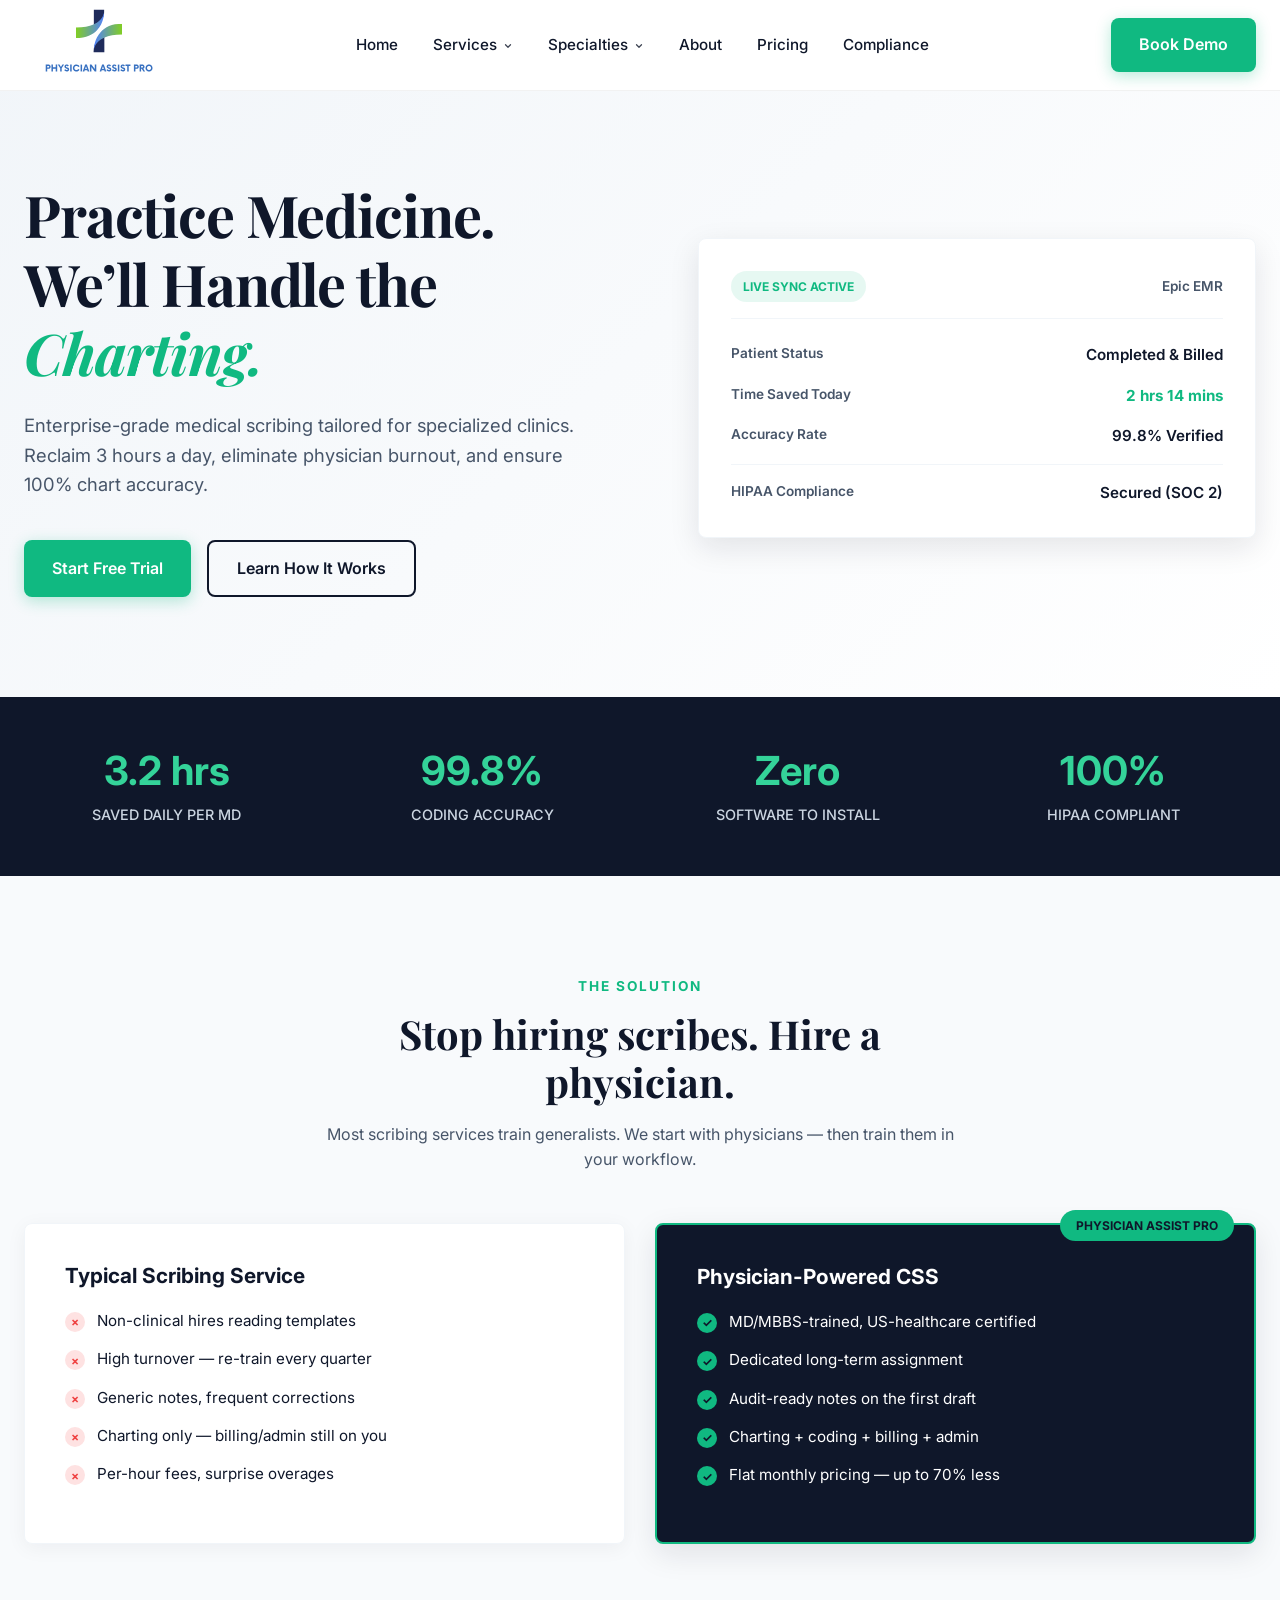
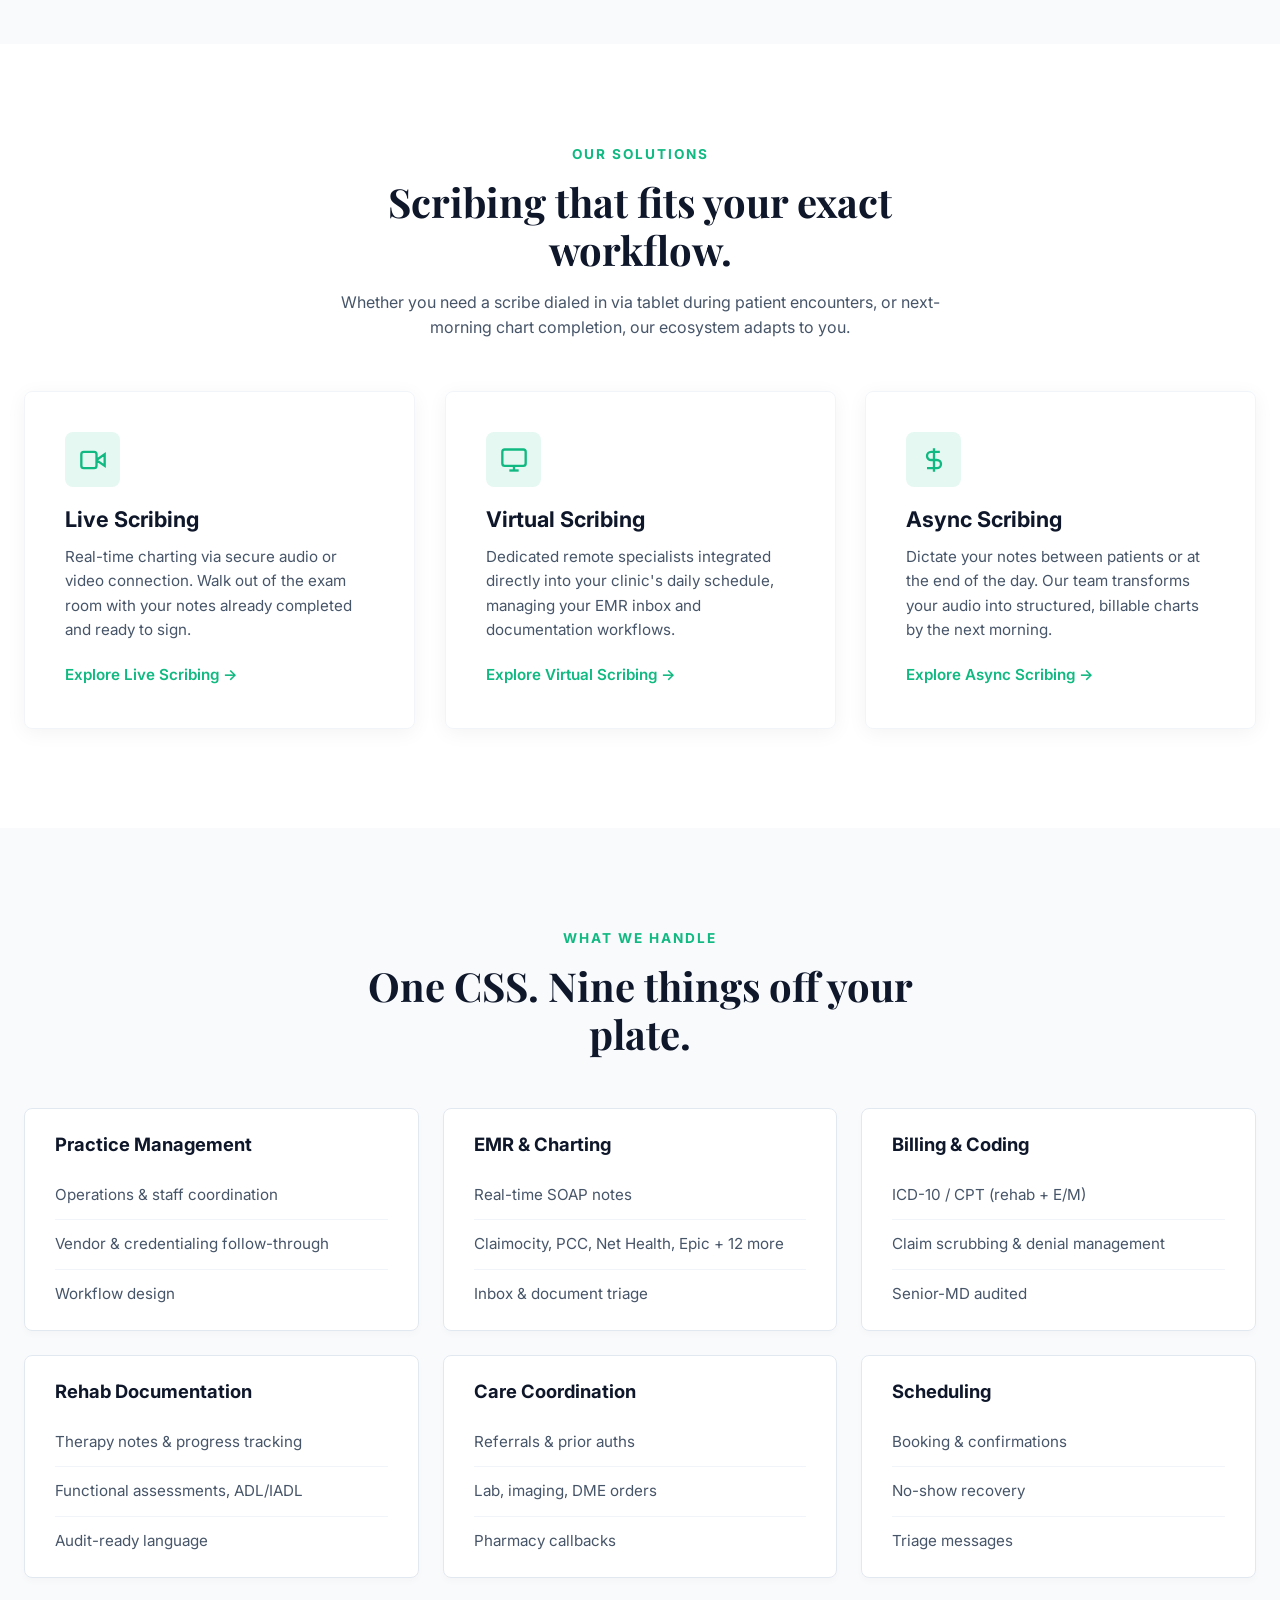
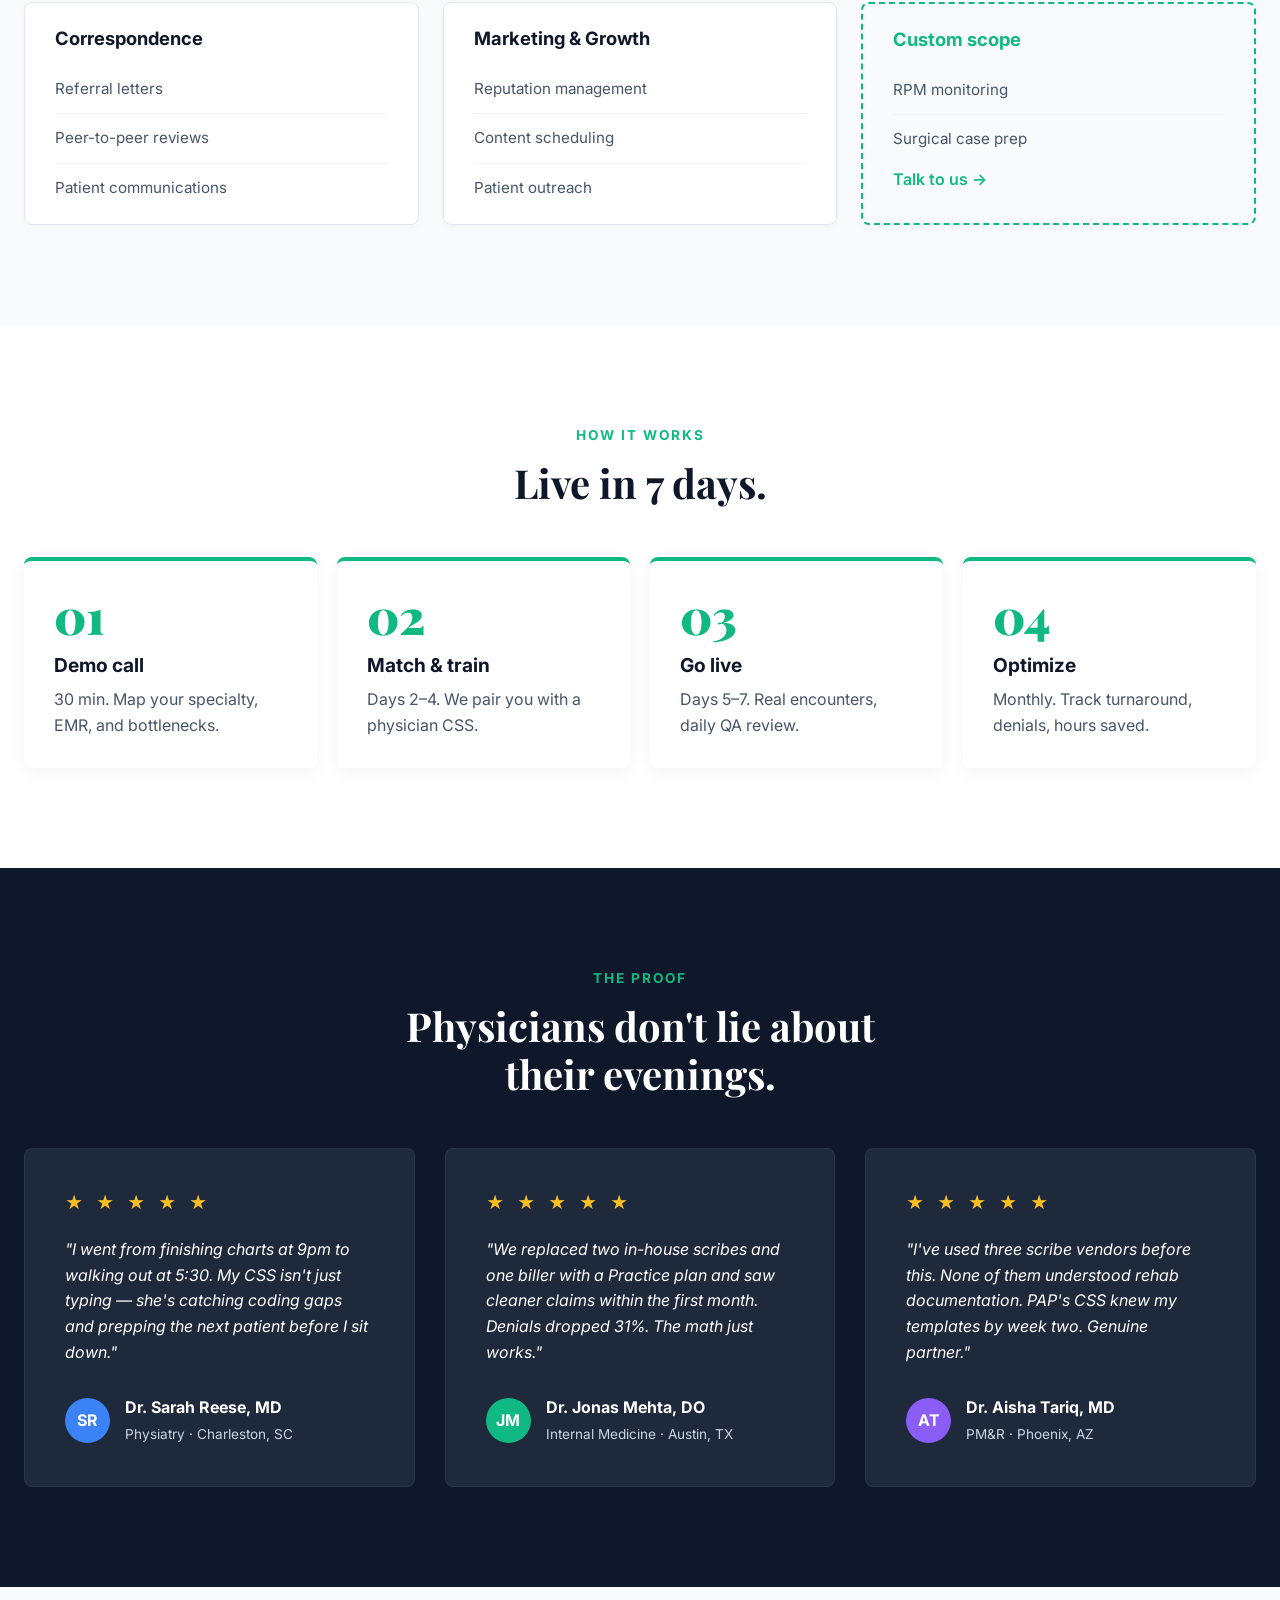
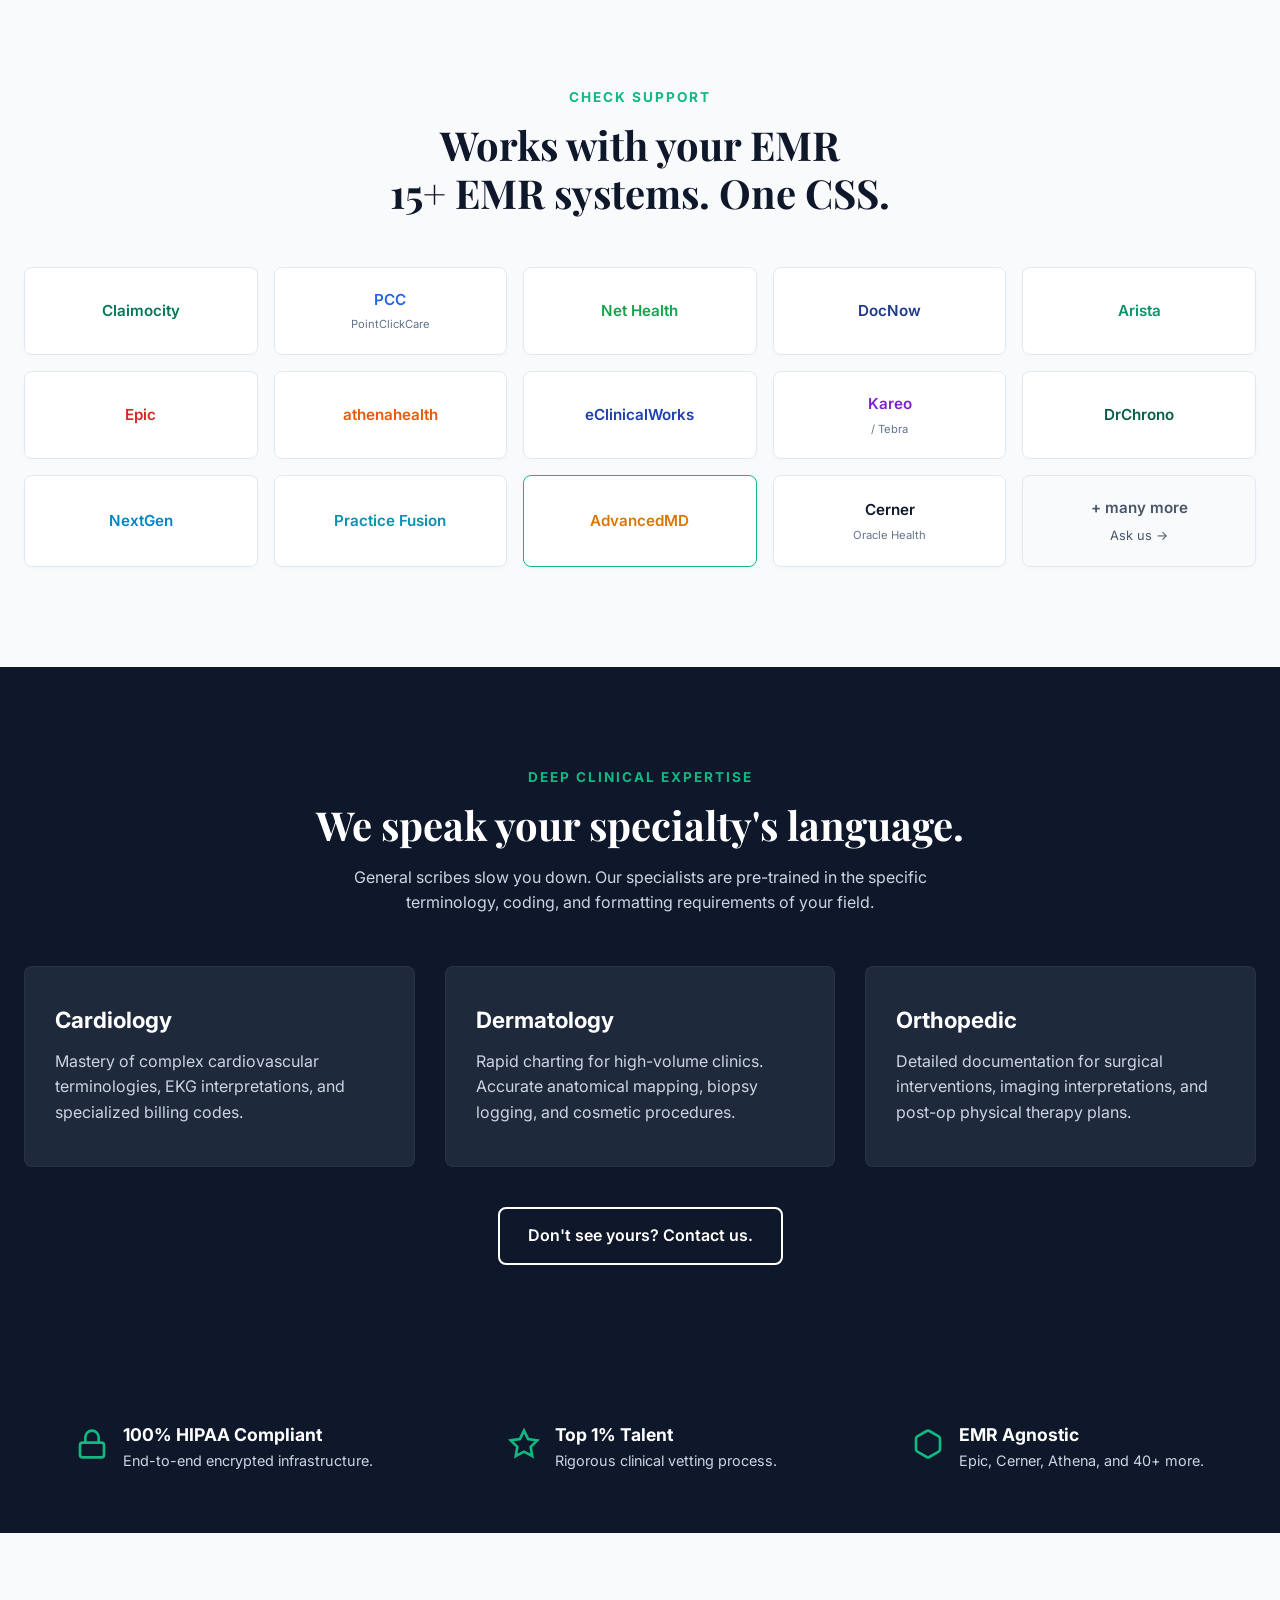
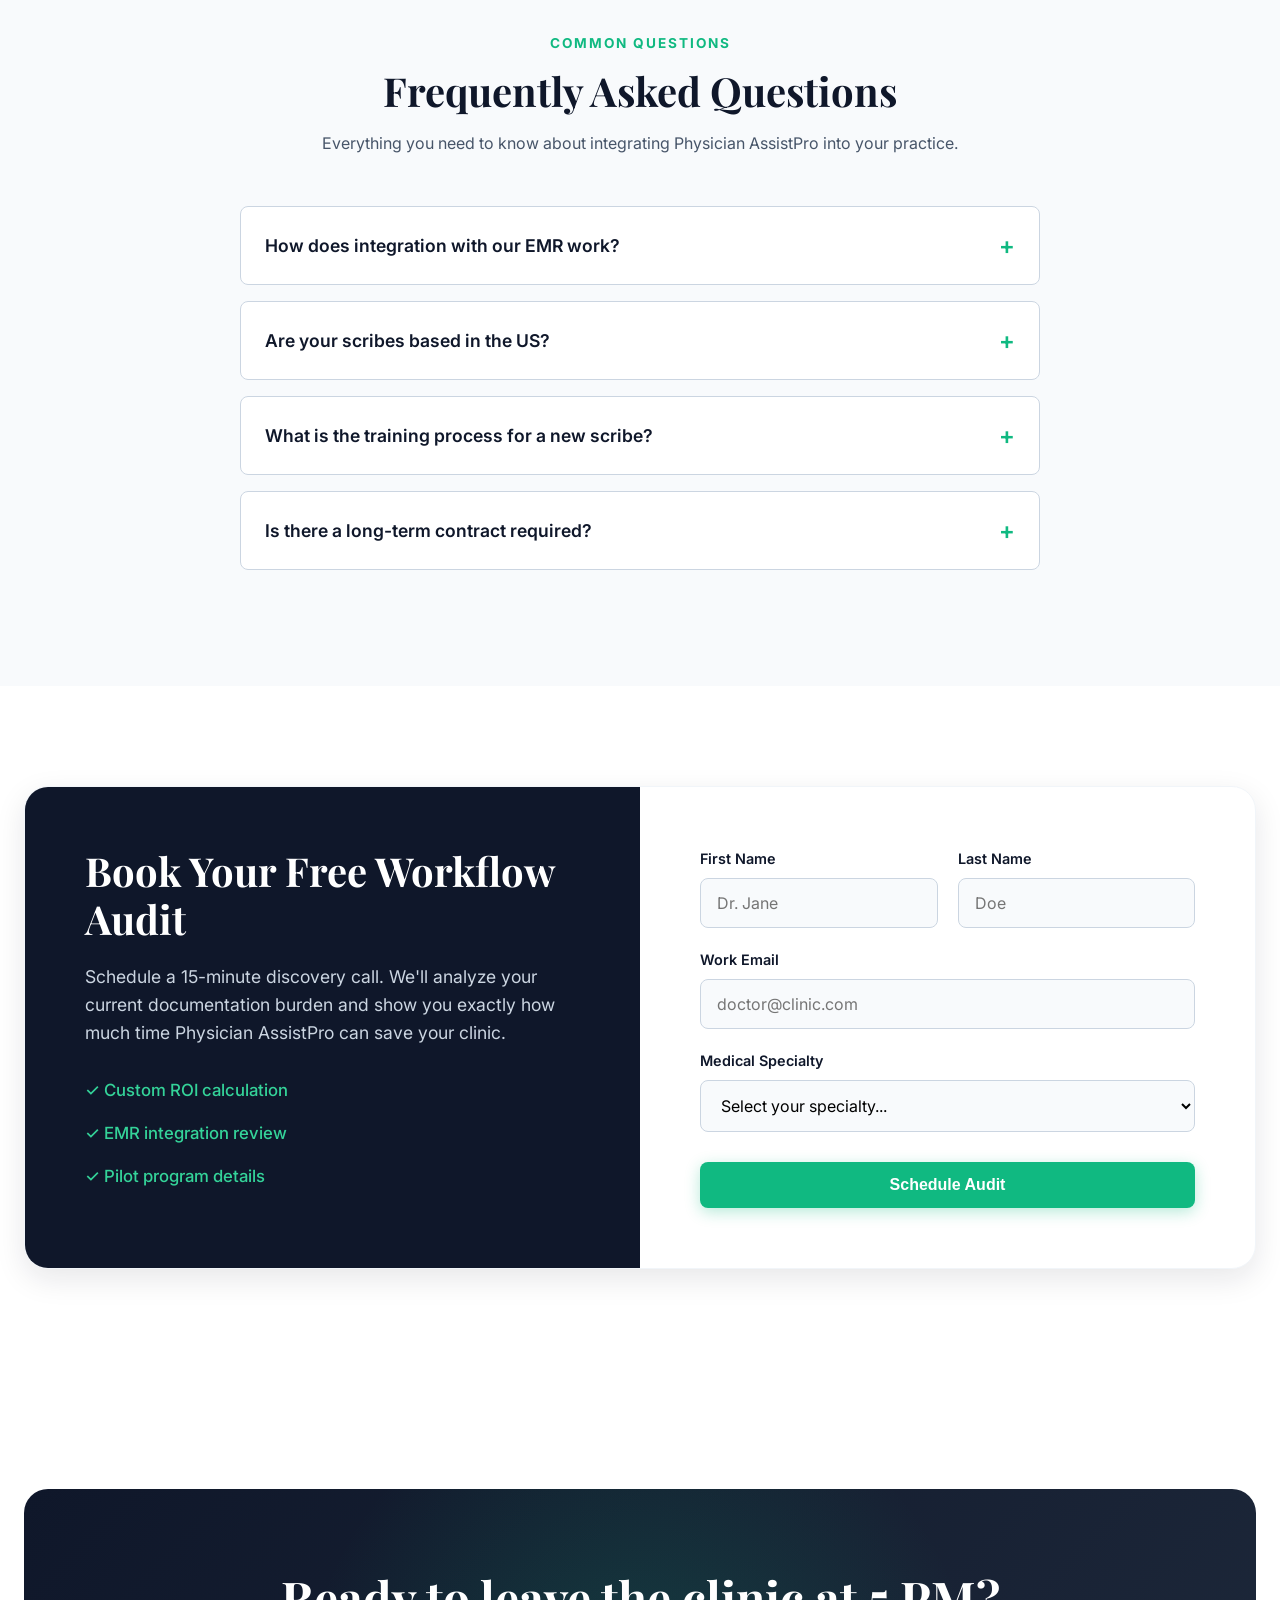
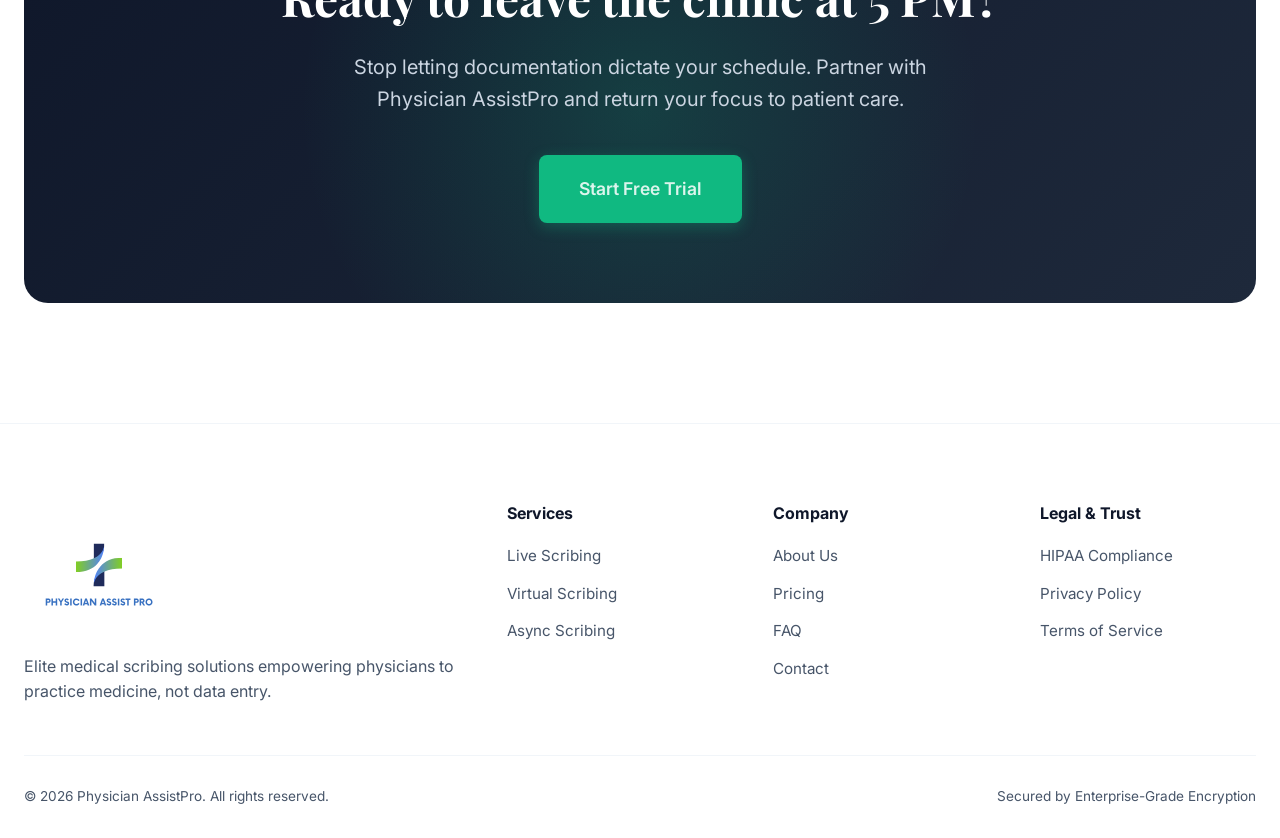
<file: index.html>
<!doctype html>
<html lang="en">
  <head>
    <meta charset="UTF-8" />
    <meta name="viewport" content="width=device-width, initial-scale=1.0" />
    <title>Physician AssistPro | Elite Medical Scribing Solutions</title>

    <link rel="preconnect" href="https://fonts.googleapis.com" />
    <link rel="preconnect" href="https://fonts.gstatic.com" crossorigin />
    <link
      href="https://fonts.googleapis.com/css2?family=Inter:wght@300;400;500;600;700&family=Playfair+Display:ital,wght@0,600;0,700;1,600&display=swap"
      rel="stylesheet"
    />

    <link rel="stylesheet" href="styles.css" />
  </head>
  <body>
    <!-- Main Navbar (Strictly Preserved Links) -->
    <nav class="navbar" id="navbar">
      <div class="container nav-container">
        <a href="index.html" class="brand">
          <img
            src="logo.svg"
            alt="Physician AssistPro Logo"
            class="nav-logo"
          />
        </a>

        <ul class="nav-links">
          <li class="nav-item"><a href="index.html">Home</a></li>

          <li class="nav-item">
            <a href="#services"
              >Services
              <svg
                class="chevron"
                width="10"
                height="10"
                viewBox="0 0 24 24"
                fill="none"
                stroke="currentColor"
                stroke-width="3"
                stroke-linecap="round"
                stroke-linejoin="round"
              >
                <path d="M6 9l6 6 6-6" />
              </svg>
            </a>
            <div class="dropdown">
              <a href="live.html">Live Scribing</a>
              <a href="virtual.html">Virtual Scribing</a>
              <a href="async.html">Async Scribing</a>
            </div>
          </li>

          <li class="nav-item">
            <a href="#specialties"
              >Specialties
              <svg
                class="chevron"
                width="10"
                height="10"
                viewBox="0 0 24 24"
                fill="none"
                stroke="currentColor"
                stroke-width="3"
                stroke-linecap="round"
                stroke-linejoin="round"
              >
                <path d="M6 9l6 6 6-6" />
              </svg>
            </a>
            <div class="dropdown">
              <a href="cardiology.html">Cardiology</a>
              <a href="dermatology.html">Dermatology</a>
              <a href="orthopedic.html">Orthopedic</a>
            </div>
          </li>

          <li class="nav-item"><a href="about.html">About</a></li>
          <li class="nav-item"><a href="pricing.html">Pricing</a></li>
          <li class="nav-item"><a href="compliance.html">Compliance</a></li>
        </ul>

        <div class="nav-actions">
          <a href="#booking" class="btn btn-primary">Book Demo</a>
        </div>
      </div>
    </nav>

    <!-- Hero Section -->
    <section class="hero">
      <div class="container hero-grid">
        <div class="hero-content reveal">
          <h1>
            Practice Medicine.<br />We’ll Handle the <span>Charting.</span>
          </h1>
          <p>
            Enterprise-grade medical scribing tailored for specialized clinics.
            Reclaim 3 hours a day, eliminate physician burnout, and ensure 100%
            chart accuracy.
          </p>
          <div class="hero-buttons">
            <a href="#booking" class="btn btn-primary">Start Free Trial</a>
            <a href="#services" class="btn btn-outline">Learn How It Works</a>
          </div>
        </div>

        <div class="hero-visual reveal delay-1">
          <div class="ui-card">
            <div class="ui-header">
              <div class="ui-status">Live Sync Active</div>
              <div
                style="
                  color: var(--slate-600);
                  font-size: 0.85rem;
                  font-weight: 600;
                "
              >
                Epic EMR
              </div>
            </div>
            <div class="ui-row">
              <span class="ui-label">Patient Status</span>
              <span class="ui-value">Completed & Billed</span>
            </div>
            <div class="ui-row">
              <span class="ui-label">Time Saved Today</span>
              <span
                class="ui-value"
                style="color: var(--emerald-500); font-weight: 700"
                >2 hrs 14 mins</span
              >
            </div>
            <div class="ui-row">
              <span class="ui-label">Accuracy Rate</span>
              <span class="ui-value">99.8% Verified</span>
            </div>
            <div
              class="ui-row"
              style="
                margin-bottom: 0;
                padding-top: 16px;
                border-top: 1px solid var(--slate-100);
              "
            >
              <span class="ui-label">HIPAA Compliance</span>
              <span class="ui-value">Secured (SOC 2)</span>
            </div>
          </div>
        </div>
      </div>
    </section>

    <!-- Metrics -->
    <div class="metrics">
      <div class="container metrics-grid reveal">
        <div class="metric-item">
          <h3>3.2 hrs</h3>
          <p>Saved Daily per MD</p>
        </div>
        <div class="metric-item">
          <h3>99.8%</h3>
          <p>Coding Accuracy</p>
        </div>
        <div class="metric-item">
          <h3>Zero</h3>
          <p>Software to Install</p>
        </div>
        <div class="metric-item">
          <h3>100%</h3>
          <p>HIPAA Compliant</p>
        </div>
      </div>
    </div>

    <!-- NEW: The Solution -->
    <section id="solution" class="section-padding bg-slate">
      <div class="container">
        <div class="section-header text-center reveal">
          <span class="tagline">The Solution</span>
          <h2>Stop hiring scribes. Hire a physician.</h2>
          <p>
            Most scribing services train generalists. We start with physicians —
            then train them in your workflow.
          </p>
        </div>

        <div class="comparison-grid reveal">
          <div class="comp-card">
            <h3>Typical Scribing Service</h3>
            <ul class="comp-list">
              <li>
                <span class="icon-x">×</span> Non-clinical hires reading
                templates
              </li>
              <li>
                <span class="icon-x">×</span> High turnover — re-train every
                quarter
              </li>
              <li>
                <span class="icon-x">×</span> Generic notes, frequent
                corrections
              </li>
              <li>
                <span class="icon-x">×</span> Charting only — billing/admin
                still on you
              </li>
              <li>
                <span class="icon-x">×</span> Per-hour fees, surprise overages
              </li>
            </ul>
          </div>
          <div class="comp-card pro">
            <div class="badge">Physician Assist Pro</div>
            <h3>Physician-Powered CSS</h3>
            <ul class="comp-list">
              <li>
                <span class="icon-check">✓</span> MD/MBBS-trained, US-healthcare
                certified
              </li>
              <li>
                <span class="icon-check">✓</span> Dedicated long-term assignment
              </li>
              <li>
                <span class="icon-check">✓</span> Audit-ready notes on the first
                draft
              </li>
              <li>
                <span class="icon-check">✓</span> Charting + coding + billing +
                admin
              </li>
              <li>
                <span class="icon-check">✓</span> Flat monthly pricing — up to
                70% less
              </li>
            </ul>
          </div>
        </div>
      </div>
    </section>

    <!-- Services -->
    <section id="services" class="section-padding">
      <div class="container">
        <div class="section-header text-center reveal">
          <span class="tagline">Our Solutions</span>
          <h2>Scribing that fits your exact workflow.</h2>
          <p>
            Whether you need a scribe dialed in via tablet during patient
            encounters, or next-morning chart completion, our ecosystem adapts
            to you.
          </p>
        </div>

        <div class="services-grid">
          <div class="service-card reveal">
            <div class="icon-box">
              <svg
                width="28"
                height="28"
                viewBox="0 0 24 24"
                fill="none"
                stroke="currentColor"
                stroke-width="2"
              >
                <path
                  d="M15.6 11.6L22 7v10l-6.4-4.5v-1zM4 5h9a2 2 0 0 1 2 2v10a2 2 0 0 1-2 2H4a2 2 0 0 1-2-2V7c0-1.1.9-2 2-2z"
                />
              </svg>
            </div>
            <h3>Live Scribing</h3>
            <p>
              Real-time charting via secure audio or video connection. Walk out
              of the exam room with your notes already completed and ready to
              sign.
            </p>
            <a href="services/live.html" class="learn-more"
              >Explore Live Scribing →</a
            >
          </div>

          <div class="service-card reveal delay-1">
            <div class="icon-box">
              <svg
                width="28"
                height="28"
                viewBox="0 0 24 24"
                fill="none"
                stroke="currentColor"
                stroke-width="2"
              >
                <rect x="2" y="3" width="20" height="14" rx="2" ry="2" />
                <line x1="8" y1="21" x2="16" y2="21" />
                <line x1="12" y1="17" x2="12" y2="21" />
              </svg>
            </div>
            <h3>Virtual Scribing</h3>
            <p>
              Dedicated remote specialists integrated directly into your
              clinic's daily schedule, managing your EMR inbox and documentation
              workflows.
            </p>
            <a href="services/virtual.html" class="learn-more"
              >Explore Virtual Scribing →</a
            >
          </div>

          <div class="service-card reveal delay-2">
            <div class="icon-box">
              <svg
                width="28"
                height="28"
                viewBox="0 0 24 24"
                fill="none"
                stroke="currentColor"
                stroke-width="2"
              >
                <path
                  d="M12 2v20M17 5H9.5a3.5 3.5 0 0 0 0 7h5a3.5 3.5 0 0 1 0 7H6"
                />
              </svg>
            </div>
            <h3>Async Scribing</h3>
            <p>
              Dictate your notes between patients or at the end of the day. Our
              team transforms your audio into structured, billable charts by the
              next morning.
            </p>
            <a href="services/async.html" class="learn-more"
              >Explore Async Scribing →</a
            >
          </div>
        </div>
      </div>
    </section>

    <!-- NEW: Capabilities / What We Handle (From Image 2) -->
    <section id="capabilities" class="section-padding bg-slate">
      <div class="container">
        <div class="section-header text-center reveal">
          <span class="tagline">What we handle</span>
          <h2>One CSS. Nine things off your plate.</h2>
        </div>

        <div class="cap-grid reveal">
          <div class="cap-card">
            <h3>Practice Management</h3>
            <ul class="cap-list">
              <li>Operations & staff coordination</li>
              <li>Vendor & credentialing follow-through</li>
              <li>Workflow design</li>
            </ul>
          </div>
          <div class="cap-card">
            <h3>EMR & Charting</h3>
            <ul class="cap-list">
              <li>Real-time SOAP notes</li>
              <li>Claimocity, PCC, Net Health, Epic + 12 more</li>
              <li>Inbox & document triage</li>
            </ul>
          </div>
          <div class="cap-card">
            <h3>Billing & Coding</h3>
            <ul class="cap-list">
              <li>ICD-10 / CPT (rehab + E/M)</li>
              <li>Claim scrubbing & denial management</li>
              <li>Senior-MD audited</li>
            </ul>
          </div>
          <div class="cap-card">
            <h3>Rehab Documentation</h3>
            <ul class="cap-list">
              <li>Therapy notes & progress tracking</li>
              <li>Functional assessments, ADL/IADL</li>
              <li>Audit-ready language</li>
            </ul>
          </div>
          <div class="cap-card">
            <h3>Care Coordination</h3>
            <ul class="cap-list">
              <li>Referrals & prior auths</li>
              <li>Lab, imaging, DME orders</li>
              <li>Pharmacy callbacks</li>
            </ul>
          </div>
          <div class="cap-card">
            <h3>Scheduling</h3>
            <ul class="cap-list">
              <li>Booking & confirmations</li>
              <li>No-show recovery</li>
              <li>Triage messages</li>
            </ul>
          </div>
          <div class="cap-card">
            <h3>Correspondence</h3>
            <ul class="cap-list">
              <li>Referral letters</li>
              <li>Peer-to-peer reviews</li>
              <li>Patient communications</li>
            </ul>
          </div>
          <div class="cap-card">
            <h3>Marketing & Growth</h3>
            <ul class="cap-list">
              <li>Reputation management</li>
              <li>Content scheduling</li>
              <li>Patient outreach</li>
            </ul>
          </div>
          <div class="cap-card custom-scope">
            <h3>Custom scope</h3>
            <ul class="cap-list">
              <li>RPM monitoring</li>
              <li>Surgical case prep</li>
            </ul>
            <a href="#booking">Talk to us →</a>
          </div>
        </div>
      </div>
    </section>

    <!-- NEW: How it works -->
    <section id="how-it-works" class="section-padding">
      <div class="container">
        <div class="section-header text-center reveal">
          <span class="tagline">How it works</span>
          <h2>Live in 7 days.</h2>
        </div>
        <div class="grid-4 reveal">
          <div class="timeline-step">
            <div class="step-num">01</div>
            <h3>Demo call</h3>
            <p>30 min. Map your specialty, EMR, and bottlenecks.</p>
          </div>
          <div class="timeline-step delay-1">
            <div class="step-num">02</div>
            <h3>Match & train</h3>
            <p>Days 2–4. We pair you with a physician CSS.</p>
          </div>
          <div class="timeline-step delay-2">
            <div class="step-num">03</div>
            <h3>Go live</h3>
            <p>Days 5–7. Real encounters, daily QA review.</p>
          </div>
          <div class="timeline-step delay-3">
            <div class="step-num">04</div>
            <h3>Optimize</h3>
            <p>Monthly. Track turnaround, denials, hours saved.</p>
          </div>
        </div>
      </div>
    </section>

    <!-- NEW: The Proof -->
    <section id="proof" class="section-padding bg-navy-dark">
      <div class="container">
        <div class="section-header text-center reveal">
          <span class="tagline">The proof</span>
          <h2 style="color: var(--white)">
            Physicians don't lie about<br />their evenings.
          </h2>
        </div>
        <div class="grid-3 reveal">
          <div class="testimonial-card">
            <div>
              <div class="stars">★ ★ ★ ★ ★</div>
              <p class="quote-text">
                "I went from finishing charts at 9pm to walking out at 5:30. My
                CSS isn't just typing — she's catching coding gaps and prepping
                the next patient before I sit down."
              </p>
            </div>
            <div class="author">
              <div class="avatar" style="background: #3b82f6">SR</div>
              <div>
                <strong style="display: block; color: var(--white)"
                  >Dr. Sarah Reese, MD</strong
                ><span style="font-size: 0.85rem; color: var(--slate-300)"
                  >Physiatry · Charleston, SC</span
                >
              </div>
            </div>
          </div>
          <div class="testimonial-card delay-1">
            <div>
              <div class="stars">★ ★ ★ ★ ★</div>
              <p class="quote-text">
                "We replaced two in-house scribes and one biller with a Practice
                plan and saw cleaner claims within the first month. Denials
                dropped 31%. The math just works."
              </p>
            </div>
            <div class="author">
              <div class="avatar" style="background: #10b981">JM</div>
              <div>
                <strong style="display: block; color: var(--white)"
                  >Dr. Jonas Mehta, DO</strong
                ><span style="font-size: 0.85rem; color: var(--slate-300)"
                  >Internal Medicine · Austin, TX</span
                >
              </div>
            </div>
          </div>
          <div class="testimonial-card delay-2">
            <div>
              <div class="stars">★ ★ ★ ★ ★</div>
              <p class="quote-text">
                "I've used three scribe vendors before this. None of them
                understood rehab documentation. PAP's CSS knew my templates by
                week two. Genuine partner."
              </p>
            </div>
            <div class="author">
              <div class="avatar" style="background: #8b5cf6">AT</div>
              <div>
                <strong style="display: block; color: var(--white)"
                  >Dr. Aisha Tariq, MD</strong
                ><span style="font-size: 0.85rem; color: var(--slate-300)"
                  >PM&R · Phoenix, AZ</span
                >
              </div>
            </div>
          </div>
        </div>
      </div>
    </section>

    <!-- NEW: EMR Partners (From Image 3) -->
    <section id="emr" class="section-padding bg-slate">
      <div class="container">
        <div class="section-header text-center reveal">
          <span class="tagline">Check support</span>
          <h2>Works with your EMR<br />15+ EMR systems. One CSS.</h2>
        </div>
        <div class="emr-grid reveal">
          <div class="emr-card emr-claimocity">Claimocity</div>
          <div class="emr-card emr-pcc">
            PCC
            <div class="emr-sub">PointClickCare</div>
          </div>
          <div class="emr-card emr-nethealth">Net Health</div>
          <div class="emr-card emr-docnow">DocNow</div>
          <div class="emr-card emr-arista">Arista</div>
          <div class="emr-card emr-epic">Epic</div>
          <div class="emr-card emr-athena">athenahealth</div>
          <div class="emr-card emr-eclinical">eClinicalWorks</div>
          <div class="emr-card emr-kareo">
            Kareo
            <div class="emr-sub">/ Tebra</div>
          </div>
          <div class="emr-card emr-drchrono">DrChrono</div>
          <div class="emr-card emr-nextgen">NextGen</div>
          <div class="emr-card emr-practicefusion">Practice Fusion</div>
          <div class="emr-card emr-advancedmd">AdvancedMD</div>
          <div class="emr-card emr-cerner">
            Cerner
            <div class="emr-sub">Oracle Health</div>
          </div>
          <div class="emr-card emr-more">
            + many more <br /><a
              href="#booking"
              style="
                font-weight: 400;
                text-decoration: none;
                color: inherit;
                font-size: 0.8rem;
                margin-top: 5px;
              "
              >Ask us →</a
            >
          </div>
        </div>
      </div>
    </section>

    <!-- Specialties (Updated with Green Hover from Image 1) -->
    <section id="specialties" class="section-padding bg-navy-dark">
      <div class="container">
        <div class="section-header text-center reveal">
          <span class="tagline">Deep Clinical Expertise</span>
          <h2 style="color: var(--white)">
            We speak your specialty's language.
          </h2>
          <p style="color: var(--slate-300)">
            General scribes slow you down. Our specialists are pre-trained in
            the specific terminology, coding, and formatting requirements of
            your field.
          </p>
        </div>

        <div class="specialty-grid reveal">
          <a href="specialties/cardiology.html" class="specialty-card">
            <h3>Cardiology</h3>
            <p>
              Mastery of complex cardiovascular terminologies, EKG
              interpretations, and specialized billing codes.
            </p>
          </a>
          <a href="specialties/dermatology.html" class="specialty-card delay-1">
            <h3>Dermatology</h3>
            <p>
              Rapid charting for high-volume clinics. Accurate anatomical
              mapping, biopsy logging, and cosmetic procedures.
            </p>
          </a>
          <a href="specialties/orthopedic.html" class="specialty-card delay-2">
            <h3>Orthopedic</h3>
            <p>
              Detailed documentation for surgical interventions, imaging
              interpretations, and post-op physical therapy plans.
            </p>
          </a>
        </div>

        <div class="text-center mt-4 pt-4 reveal" style="margin-top: 40px">
          <a
            href="#booking"
            class="btn btn-outline"
            style="border-color: var(--white); color: var(--white)"
            >Don't see yours? Contact us.</a
          >
        </div>
      </div>
    </section>

    <!-- Compliance -->
    <section class="compliance">
      <div class="container comp-grid reveal">
        <div class="comp-item">
          <div class="comp-icon">
            <svg
              width="32"
              height="32"
              viewBox="0 0 24 24"
              fill="none"
              stroke="currentColor"
              stroke-width="2"
            >
              <rect x="3" y="11" width="18" height="11" rx="2" ry="2" />
              <path d="M7 11V7a5 5 0 0 1 10 0v4" />
            </svg>
          </div>
          <div class="comp-text">
            <h4>100% HIPAA Compliant</h4>
            <p>End-to-end encrypted infrastructure.</p>
          </div>
        </div>
        <div class="comp-item">
          <div class="comp-icon">
            <svg
              width="32"
              height="32"
              viewBox="0 0 24 24"
              fill="none"
              stroke="currentColor"
              stroke-width="2"
            >
              <polygon
                points="12 2 15.09 8.26 22 9.27 17 14.14 18.18 21.02 12 17.77 5.82 21.02 7 14.14 2 9.27 8.91 8.26 12 2"
              />
            </svg>
          </div>
          <div class="comp-text">
            <h4>Top 1% Talent</h4>
            <p>Rigorous clinical vetting process.</p>
          </div>
        </div>
        <div class="comp-item">
          <div class="comp-icon">
            <svg
              width="32"
              height="32"
              viewBox="0 0 24 24"
              fill="none"
              stroke="currentColor"
              stroke-width="2"
            >
              <path
                d="M21 16V8a2 2 0 0 0-1-1.73l-7-4a2 2 0 0 0-2 0l-7 4A2 2 0 0 0 3 8v8a2 2 0 0 0 1 1.73l7 4a2 2 0 0 0 2 0l7-4A2 2 0 0 0 21 16z"
              />
            </svg>
          </div>
          <div class="comp-text">
            <h4>EMR Agnostic</h4>
            <p>Epic, Cerner, Athena, and 40+ more.</p>
          </div>
        </div>
      </div>
    </section>

    <!-- FAQ -->
    <section id="faq" class="section-padding bg-slate">
      <div class="container">
        <div class="section-header text-center reveal">
          <span class="tagline">Common Questions</span>
          <h2>Frequently Asked Questions</h2>
          <p>
            Everything you need to know about integrating Physician AssistPro
            into your practice.
          </p>
        </div>

        <div class="faq-container reveal">
          <div class="faq-item">
            <button class="faq-question">
              How does integration with our EMR work?
              <span class="faq-icon">+</span>
            </button>
            <div class="faq-answer">
              <p>
                Our scribes work directly within your existing EMR system. We
                establish secure, HIPAA-compliant remote access protocols
                tailored to your IT department's specifications. We support
                Epic, Cerner, AthenaHealth, eClinicalWorks, and over 40 other
                systems.
              </p>
            </div>
          </div>
          <div class="faq-item">
            <button class="faq-question">
              Are your scribes based in the US? <span class="faq-icon">+</span>
            </button>
            <div class="faq-answer">
              <p>
                We utilize a global workforce of highly vetted medical
                professionals. All scribes undergo rigorous HIPAA training,
                language proficiency testing, and specialty-specific medical
                terminology education before being matched with a provider.
              </p>
            </div>
          </div>
          <div class="faq-item">
            <button class="faq-question">
              What is the training process for a new scribe?
              <span class="faq-icon">+</span>
            </button>
            <div class="faq-answer">
              <p>
                Every scribe undergoes a comprehensive 4-week training program
                covering anatomy, pathophysiology, medical coding, and EMR
                navigation. Once assigned to you, they complete a targeted
                "shadowing" period to learn your specific charting preferences
                and workflow.
              </p>
            </div>
          </div>
          <div class="faq-item">
            <button class="faq-question">
              Is there a long-term contract required?
              <span class="faq-icon">+</span>
            </button>
            <div class="faq-answer">
              <p>
                No. We believe in earning your business every month. After an
                initial 90-day pilot program to ensure a perfect fit, our
                services operate on a flexible, month-to-month basis.
              </p>
            </div>
          </div>
        </div>
      </div>
    </section>

    <!-- Booking -->
    <section id="booking" class="section-padding">
      <div class="container">
        <div class="booking-grid reveal">
          <div class="booking-content">
            <h2>Book Your Free Workflow Audit</h2>
            <p>
              Schedule a 15-minute discovery call. We'll analyze your current
              documentation burden and show you exactly how much time Physician
              AssistPro can save your clinic.
            </p>
            <ul class="booking-benefits">
              <li>✓ Custom ROI calculation</li>
              <li>✓ EMR integration review</li>
              <li>✓ Pilot program details</li>
            </ul>
          </div>
          <div class="booking-form-wrapper">
            <form class="booking-form">
              <div class="form-row">
                <div class="form-group">
                  <label for="firstName">First Name</label>
                  <input
                    type="text"
                    id="firstName"
                    class="form-control"
                    required
                    placeholder="Dr. Jane"
                  />
                </div>
                <div class="form-group">
                  <label for="lastName">Last Name</label>
                  <input
                    type="text"
                    id="lastName"
                    class="form-control"
                    required
                    placeholder="Doe"
                  />
                </div>
              </div>
              <div class="form-group">
                <label for="email">Work Email</label>
                <input
                  type="email"
                  id="email"
                  class="form-control"
                  required
                  placeholder="doctor@clinic.com"
                />
              </div>
              <div class="form-group">
                <label for="specialty">Medical Specialty</label>
                <select id="specialty" class="form-control" required>
                  <option value="" disabled selected>
                    Select your specialty...
                  </option>
                  <option value="cardiology">Cardiology</option>
                  <option value="dermatology">Dermatology</option>
                  <option value="orthopedics">Orthopedics</option>
                  <option value="primary-care">
                    Primary Care / Family Medicine
                  </option>
                  <option value="other">Other</option>
                </select>
              </div>
              <button
                type="button"
                class="btn btn-primary"
                style="width: 100%; justify-content: center; margin-top: 10px"
              >
                Schedule Audit
              </button>
            </form>
          </div>
        </div>
      </div>
    </section>

    <!-- CTA -->
    <section class="cta-section">
      <div class="container reveal">
        <div class="cta-box">
          <h2>Ready to leave the clinic at 5 PM?</h2>
          <p>
            Stop letting documentation dictate your schedule. Partner with
            Physician AssistPro and return your focus to patient care.
          </p>
          <a
            href="#booking"
            class="btn btn-primary"
            style="padding: 20px 40px; font-size: 1.1rem"
            >Start Free Trial</a
          >
        </div>
      </div>
    </section>

    <!-- Footer -->
    <footer>
      <div class="container">
        <div class="footer-grid">
          <div class="footer-brand">
            <div class="brand">
              <img
                src="logo.svg"
                alt="Logo"
                style="height: 150px; vertical-align: middle; margin-right: 8px"
              />
            </div>
            <p>
              Elite medical scribing solutions empowering physicians to practice
              medicine, not data entry.
            </p>
          </div>

          <div class="footer-col">
            <h4>Services</h4>
            <ul>
              <li><a href="services/live.html">Live Scribing</a></li>
              <li><a href="services/virtual.html">Virtual Scribing</a></li>
              <li><a href="services/async.html">Async Scribing</a></li>
            </ul>
          </div>

          <div class="footer-col">
            <h4>Company</h4>
            <ul>
              <li><a href="about.html">About Us</a></li>
              <li><a href="pricing.html">Pricing</a></li>
              <li><a href="#faq">FAQ</a></li>
              <li><a href="#booking">Contact</a></li>
            </ul>
          </div>

          <div class="footer-col">
            <h4>Legal & Trust</h4>
            <ul>
              <li><a href="compliance.html">HIPAA Compliance</a></li>
              <li><a href="#">Privacy Policy</a></li>
              <li><a href="#">Terms of Service</a></li>
            </ul>
          </div>
        </div>

        <div class="footer-bottom">
          <p>&copy; 2026 Physician AssistPro. All rights reserved.</p>
          <p>Secured by Enterprise-Grade Encryption</p>
        </div>
      </div>
    </footer>

    <!-- Inline JS for Dropdowns, FAQ & Animations -->
    <script>
      // FAQ Accordion
      document.querySelectorAll(".faq-question").forEach((button) => {
        button.addEventListener("click", () => {
          const faqItem = button.parentElement;
          faqItem.classList.toggle("active");
        });
      });

      // Scroll Reveal
      function reveal() {
        var reveals = document.querySelectorAll(".reveal");
        for (var i = 0; i < reveals.length; i++) {
          var windowHeight = window.innerHeight;
          var elementTop = reveals[i].getBoundingClientRect().top;
          var elementVisible = 100;
          if (elementTop < windowHeight - elementVisible) {
            reveals[i].classList.add("active");
          }
        }
      }
      window.addEventListener("scroll", reveal);
      reveal();

      // Navbar Shrink Effect
      window.addEventListener("scroll", function () {
        var navbar = document.getElementById("navbar");
        if (window.scrollY > 50) {
          navbar.classList.add("scrolled");
        } else {
          navbar.classList.remove("scrolled");
        }
      });
      // Mobile Menu Toggle Logic
      const hamburger = document.getElementById('hamburger');
      const navLinks = document.querySelector('.nav-links');

      if (hamburger && navLinks) {
        hamburger.addEventListener('click', () => {
          hamburger.classList.toggle('active');
          navLinks.classList.toggle('active');
        });
      }
    </script>
  </body>
</html>
</file>
<file: styles.css>
/* ================= PREMIUM VARIABLES ================= */
:root {
  --navy-dark: #0f172a;
  --navy-900: #112240;
  --navy-800: #1e293b;
  --emerald-500: #10b981;
  --emerald-400: #34d399;
  --slate-50: #f8fafc;
  --slate-100: #f1f5f9;
  --slate-300: #cbd5e1;
  --slate-600: #475569;
  --white: #ffffff;
  --danger: #ef4444;
  --danger-light: #fee2e2;

  --shadow-subtle: 0 4px 20px rgba(15, 23, 42, 0.05);
  --shadow-hover: 0 10px 30px rgba(15, 23, 42, 0.1);
  --radius: 8px;
  --transition: all 0.3s cubic-bezier(0.4, 0, 0.2, 1);
}

/* ================= RESET & TYPOGRAPHY ================= */
* {
  margin: 0;
  padding: 0;
  box-sizing: border-box;
}
html {
  scroll-behavior: smooth;
  font-size: 16px;
}
body {
  font-family: "Inter", sans-serif;
  color: var(--navy-dark);
  background: var(--white);
  line-height: 1.6;
  overflow-x: hidden;
}
h1,
h2,
h3,
h4 {
  font-family: "Playfair Display", serif;
  color: inherit;
  line-height: 1.2;
}
p {
  color: var(--slate-600);
}
a {
  text-decoration: none;
  color: inherit;
}
ul {
  list-style: none;
}

.container {
  max-width: 1280px;
  margin: 0 auto;
  padding: 0 24px;
}
.section-padding {
  padding: 100px 0;
}
.text-center {
  text-align: center;
}
.bg-slate {
  background-color: var(--slate-50);
}
.bg-navy-dark {
  background-color: var(--navy-dark);
}

/* ================= UTILITY GRIDS ================= */
.grid-3 {
  display: grid;
  grid-template-columns: repeat(3, 1fr);
  gap: 30px;
  margin-top: 40px;
}
.grid-4 {
  display: grid;
  grid-template-columns: repeat(4, 1fr);
  gap: 20px;
  margin-top: 40px;
}

/* ================= BUTTONS ================= */
.btn {
  display: inline-flex;
  align-items: center;
  justify-content: center;
  padding: 14px 28px;
  border-radius: var(--radius);
  font-weight: 600;
  font-size: 1rem;
  transition: var(--transition);
  cursor: pointer;
  border: none;
}
.btn-primary {
  background: var(--emerald-500);
  color: var(--white);
  box-shadow: 0 4px 15px rgba(16, 185, 129, 0.3);
}
.btn-primary:hover {
  background: var(--emerald-400);
  transform: translateY(-2px);
  box-shadow: 0 8px 25px rgba(16, 185, 129, 0.4);
}
.btn-outline {
  background: transparent;
  border: 2px solid var(--navy-dark);
  color: var(--navy-dark);
}
.btn-outline:hover {
  background: var(--navy-dark);
  color: var(--white);
}

/* ================= NAVBAR (PRESERVED) ================= */
.navbar {
  position: fixed;
  top: 0;
  width: 100%;
  z-index: 1000;
  transition: var(--transition);
  background: rgba(255, 255, 255, 0.98);
  backdrop-filter: blur(10px);
  border-bottom: 1px solid rgba(0, 0, 0, 0.05);
}
.navbar.scrolled {
  box-shadow: var(--shadow-subtle);
  height: 75px;
}
.nav-container {
  display: flex;
  justify-content: space-between;
  align-items: center;
  height: 90px;
  transition: height 0.3s ease;
}
.navbar.scrolled .nav-container {
  height: 75px;
}

.brand {
  font-family: "Playfair Display", serif;
  font-size: 1.5rem;
  font-weight: bold;
  color: var(--navy-dark);
  display: flex;
  align-items: center;
}
.nav-logo {
  height: 150px;
}

.nav-links {
  display: flex;
  gap: 35px;
  height: 100%;
  align-items: center;
}
.nav-item {
  position: relative;
  height: 100%;
  display: flex;
  align-items: center;
}
.nav-item > a {
  font-family: "Inter", sans-serif;
  font-weight: 500;
  color: var(--navy-dark);
  font-size: 0.95rem;
  transition: var(--transition);
  display: flex;
  align-items: center;
  gap: 6px;
}
.nav-item > a svg {
  margin-top: 1px;
  transition: transform 0.3s ease;
  opacity: 0.8;
}
.nav-item:hover > a {
  color: var(--emerald-500);
}
.nav-item:hover > a svg {
  transform: translateY(2px);
  color: var(--emerald-500);
}

.dropdown {
  position: absolute;
  top: 100%;
  left: 0;
  background: var(--white);
  min-width: 240px;
  border-radius: 0 0 8px 8px;
  box-shadow: var(--shadow-hover);
  opacity: 0;
  visibility: hidden;
  transform: translateY(10px);
  transition: var(--transition);
  border: 1px solid var(--slate-100);
  padding: 10px 0;
}
.nav-item:hover .dropdown {
  opacity: 1;
  visibility: visible;
  transform: translateY(0);
}
.dropdown a {
  display: block;
  padding: 12px 24px;
  color: var(--slate-600);
  font-size: 0.9rem;
  font-weight: 500;
  transition: var(--transition);
}
.dropdown a:hover {
  background: var(--slate-100);
  color: var(--emerald-500);
  padding-left: 28px;
}

/* ================= HERO SECTION ================= */
.hero {
  padding: 180px 0 100px;
  background: linear-gradient(135deg, var(--slate-100) 0%, var(--white) 100%);
  position: relative;
  overflow: hidden;
}
.hero-grid {
  display: grid;
  grid-template-columns: 1.1fr 1fr;
  gap: 60px;
  align-items: center;
}
.hero-content h1 {
  font-size: clamp(3rem, 4.5vw, 4rem);
  margin-bottom: 24px;
  letter-spacing: -0.02em;
}
.hero-content h1 span {
  font-style: italic;
  color: var(--emerald-500);
}
.hero-content p {
  font-size: 1.15rem;
  margin-bottom: 40px;
  max-width: 90%;
}
.hero-buttons {
  display: flex;
  gap: 16px;
}

.ui-card {
  background: var(--white);
  padding: 32px;
  border-radius: var(--radius);
  box-shadow: var(--shadow-hover);
  border: 1px solid var(--slate-100);
  animation: float 6s ease-in-out infinite;
}
.ui-header {
  display: flex;
  justify-content: space-between;
  align-items: center;
  margin-bottom: 24px;
  padding-bottom: 16px;
  border-bottom: 1px solid var(--slate-100);
}
.ui-status {
  background: rgba(16, 185, 129, 0.1);
  color: var(--emerald-500);
  padding: 6px 12px;
  border-radius: 20px;
  font-size: 0.75rem;
  font-weight: 700;
  text-transform: uppercase;
}
.ui-row {
  display: flex;
  justify-content: space-between;
  margin-bottom: 16px;
}
.ui-label {
  font-size: 0.85rem;
  color: var(--slate-600);
  font-weight: 600;
}
.ui-value {
  font-size: 0.95rem;
  color: var(--navy-dark);
  font-weight: 600;
}
@keyframes float {
  0%,
  100% {
    transform: translateY(0px);
  }
  50% {
    transform: translateY(-15px);
  }
}

/* ================= METRICS BAR ================= */
.metrics {
  background: var(--navy-dark);
  padding: 50px 0;
  color: var(--white);
}
.metrics-grid {
  display: grid;
  grid-template-columns: repeat(4, 1fr);
  gap: 30px;
  text-align: center;
}
.metric-item h3 {
  font-family: "Inter", sans-serif;
  font-size: 2.5rem;
  color: var(--emerald-400);
  margin-bottom: 8px;
}
.metric-item p {
  color: var(--slate-300);
  font-size: 0.9rem;
  text-transform: uppercase;
  font-weight: 500;
  margin: 0;
}

/* ================= SECTION HEADERS ================= */
.section-header {
  max-width: 650px;
  margin: 0 auto 50px;
}
.section-header .tagline {
  color: var(--emerald-500);
  font-weight: 700;
  text-transform: uppercase;
  letter-spacing: 2px;
  font-size: 0.85rem;
  display: block;
  margin-bottom: 12px;
}
.section-header h2 {
  font-size: 2.5rem;
  margin-bottom: 16px;
  color: inherit;
}

/* ================= THE SOLUTION (COMPARISON) ================= */
.comparison-grid {
  display: grid;
  grid-template-columns: 1fr 1fr;
  gap: 30px;
}
.comp-card {
  background: var(--white);
  border-radius: var(--radius);
  padding: 40px;
  color: var(--navy-dark);
  box-shadow: var(--shadow-subtle);
  border: 1px solid var(--slate-100);
}
.comp-card.pro {
  background: var(--navy-dark);
  color: var(--white);
  position: relative;
  border: 2px solid var(--emerald-500);
  box-shadow: var(--shadow-hover);
}
.comp-card h3 {
  font-family: "Inter", sans-serif;
  margin-bottom: 20px;
  font-size: 1.3rem;
}
.comp-card.pro h3 {
  color: var(--white);
}
.badge {
  position: absolute;
  top: -15px;
  right: 20px;
  background: var(--emerald-500);
  color: var(--navy-dark);
  padding: 6px 16px;
  border-radius: 20px;
  font-size: 0.75rem;
  font-weight: 700;
  text-transform: uppercase;
}
.comp-list {
  list-style: none;
  padding: 0;
}
.comp-list li {
  margin-bottom: 14px;
  display: flex;
  align-items: flex-start;
  gap: 12px;
  font-size: 0.95rem;
}
.icon-x {
  color: var(--danger);
  background: var(--danger-light);
  border-radius: 50%;
  width: 20px;
  height: 20px;
  display: inline-flex;
  justify-content: center;
  align-items: center;
  font-size: 12px;
  font-weight: bold;
  flex-shrink: 0;
  margin-top: 3px;
}
.icon-check {
  color: var(--navy-dark);
  background: var(--emerald-500);
  border-radius: 50%;
  width: 20px;
  height: 20px;
  display: inline-flex;
  justify-content: center;
  align-items: center;
  font-size: 12px;
  font-weight: bold;
  flex-shrink: 0;
  margin-top: 3px;
}

/* ================= CORE SERVICES ================= */
.services-grid {
  display: grid;
  grid-template-columns: repeat(3, 1fr);
  gap: 30px;
}
.service-card {
  background: var(--white);
  padding: 40px;
  border-radius: var(--radius);
  border: 1px solid var(--slate-100);
  box-shadow: var(--shadow-subtle);
  transition: var(--transition);
}
.service-card:hover {
  transform: translateY(-8px);
  box-shadow: var(--shadow-hover);
  border-color: var(--emerald-500);
}
.icon-box {
  width: 55px;
  height: 55px;
  background: rgba(16, 185, 129, 0.1);
  color: var(--emerald-500);
  border-radius: var(--radius);
  display: flex;
  align-items: center;
  justify-content: center;
  margin-bottom: 20px;
}
.service-card h3 {
  font-family: "Inter", sans-serif;
  font-size: 1.35rem;
  margin-bottom: 12px;
}
.service-card p {
  margin-bottom: 20px;
  font-size: 0.95rem;
}
.learn-more {
  color: var(--emerald-500);
  font-weight: 600;
  font-size: 0.95rem;
}

/* ================= CAPABILITIES (IMAGE 2 REPLICA) ================= */
/* ================= CAPABILITIES (EYE-CATCHING ANIMATED GRID) ================= */
.cap-grid {
  display: grid;
  grid-template-columns: repeat(3, 1fr);
  gap: 24px;
  margin-top: 40px;
}

/* Base Card Styling with Entrance Animation */
.cap-card {
  background: #ffffff;
  border: 1px solid #e2e8f0;
  border-radius: var(--radius);
  padding: 24px 30px;
  box-shadow: 0 4px 6px rgba(0, 0, 0, 0.02);
  /* Springy, premium transition physics */
  transition: all 0.4s cubic-bezier(0.175, 0.885, 0.32, 1.27);
  animation: fadeUpCard 0.6s cubic-bezier(0.16, 1, 0.3, 1) backwards;
}

/* Staggered entrance delays so they load in a nice wave */
.cap-card:nth-child(1) {
  animation-delay: 0.1s;
}
.cap-card:nth-child(2) {
  animation-delay: 0.2s;
}
.cap-card:nth-child(3) {
  animation-delay: 0.3s;
}
.cap-card:nth-child(4) {
  animation-delay: 0.4s;
}
.cap-card:nth-child(5) {
  animation-delay: 0.5s;
}
.cap-card:nth-child(6) {
  animation-delay: 0.6s;
}
.cap-card:nth-child(7) {
  animation-delay: 0.7s;
}
.cap-card:nth-child(8) {
  animation-delay: 0.8s;
}
.cap-card:nth-child(9) {
  animation-delay: 0.9s;
}

@keyframes fadeUpCard {
  0% {
    opacity: 0;
    transform: translateY(30px);
  }
  100% {
    opacity: 1;
    transform: translateY(0);
  }
}

/* Eye-Catching Hover State */
.cap-card:hover {
  transform: translateY(-8px);
  border-color: var(--emerald-400);
  /* A soft, beautiful emerald glow replacing the basic shadow */
  box-shadow:
    0 20px 40px rgba(16, 185, 129, 0.12),
    0 8px 15px rgba(0, 0, 0, 0.05);
}

/* Heading styling & hover color shift */
.cap-card h3 {
  font-family: "Inter", sans-serif;
  font-size: 1.15rem;
  color: var(--navy-dark);
  margin-bottom: 16px;
  transition: color 0.3s ease;
}

.cap-card:hover h3 {
  color: var(--emerald-500);
}

/* List Items with Micro-interactions */
.cap-list li {
  padding: 12px 0;
  border-bottom: 1px solid #f1f5f9;
  color: var(--slate-600);
  font-size: 0.95rem;
  /* Add transition for hover effect */
  transition: all 0.3s ease;
  position: relative;
}

.cap-list li:last-child {
  border-bottom: none;
  padding-bottom: 0;
}

/* Slides the list item slightly to the right on hover and darkens text */
.cap-list li:hover {
  transform: translateX(6px);
  color: var(--navy-dark);
}

/* ================= Custom Scope Card Special Styling ================= */
.cap-card.custom-scope {
  border: 2px dashed var(--emerald-500);
  background: #f8fafc;
  /* Slightly stronger entrance for the CTA card */
  animation-name: pulseEntrance;
}

@keyframes pulseEntrance {
  0% {
    opacity: 0;
    transform: translateY(30px) scale(0.95);
  }
  100% {
    opacity: 1;
    transform: translateY(0) scale(1);
  }
}

.cap-card.custom-scope h3 {
  color: var(--emerald-500);
}

.cap-card.custom-scope a {
  color: var(--emerald-500);
  font-weight: 600;
  display: inline-block;
  margin-top: 15px;
  transition: all 0.3s ease;
}

/* Animate the arrow icon inside the link */
.cap-card.custom-scope a:hover {
  color: var(--emerald-400);
  transform: translateX(4px);
}

/* Special hover state for Custom Scope */
.cap-card.custom-scope:hover {
  border-color: var(--emerald-400);
  background: #ffffff;
  /* Intensified green glow */
  box-shadow:
    0 20px 40px rgba(16, 185, 129, 0.2),
    inset 0 0 15px rgba(16, 185, 129, 0.05);
}
/* ================= THE PROOF (TESTIMONIALS) ================= */
.testimonial-card {
  background: var(--navy-800);
  border-radius: var(--radius);
  padding: 40px;
  color: var(--slate-50);
  border: 1px solid rgba(255, 255, 255, 0.05);
  display: flex;
  flex-direction: column;
  justify-content: space-between;
  transition: var(--transition);
}
.testimonial-card:hover {
  transform: translateY(-5px);
  border-color: var(--emerald-500);
  box-shadow: var(--shadow-hover);
}
.stars {
  color: #fbbf24;
  letter-spacing: 4px;
  margin-bottom: 20px;
  font-size: 1.1rem;
}
.quote-text {
  font-style: italic;
  line-height: 1.6;
  margin-bottom: 30px;
  color: var(--white);
  font-size: 1rem;
}
.author {
  display: flex;
  align-items: center;
  gap: 15px;
}
.avatar {
  width: 45px;
  height: 45px;
  border-radius: 50%;
  display: flex;
  align-items: center;
  justify-content: center;
  font-weight: bold;
  color: var(--white);
  flex-shrink: 0;
}

/* ================= HOW IT WORKS TIMELINE ================= */
.timeline-step {
  background: var(--white);
  padding: 30px;
  border-radius: var(--radius);
  border-top: 4px solid var(--emerald-500);
  box-shadow: var(--shadow-subtle);
  transition: var(--transition);
}

.timeline-step:hover {
  transform: translateY(-5px);
  box-shadow: var(--shadow-hover);
}

/* Updated Step Numbers */
.step-num {
  font-size: 3rem; /* Bumped up the size slightly */
  color: var(
    --emerald-500
  ); /* Changed from slate-100 to brand green for high visibility */
  font-weight: 900; /* Made it bolder */
  line-height: 1;
  margin-bottom: 15px;
  font-family: "Playfair Display", serif;
}

.timeline-step h3 {
  margin-bottom: 10px;
  font-size: 1.2rem;
  font-family: "Inter", sans-serif;
}

/* ================= EMR PARTNERS GRID (IMAGE 3 REPLICA) ================= */
/* ================= EMR PARTNERS GRID (ANIMATED) ================= */
.emr-grid {
  display: grid;
  grid-template-columns: repeat(5, 1fr);
  gap: 16px;
  margin-top: 40px;
}

.emr-card {
  position: relative;
  overflow: hidden;
  z-index: 1;
  background: #ffffff;
  border: 1px solid #e2e8f0;
  border-radius: var(--radius);
  padding: 20px 10px;
  text-align: center;
  display: flex;
  flex-direction: column;
  justify-content: center;
  align-items: center;
  font-family: "Inter", sans-serif;
  font-weight: 600;
  font-size: 0.95rem;
  min-height: 80px;
  box-shadow: 0 2px 5px rgba(0, 0, 0, 0.02);
  /* Smooth, slightly bouncy transition */
  transition: all 0.4s cubic-bezier(0.175, 0.885, 0.32, 1.27);
  cursor: default;
  /* Entrance animation */
  animation: fadeUpIn 0.6s ease-out backwards;
}

/* Add a subtle delay to make them cascade in (optional) */
.emr-card:nth-child(even) {
  animation-delay: 0.1s;
}

@keyframes fadeUpIn {
  0% {
    opacity: 0;
    transform: translateY(20px);
  }
  100% {
    opacity: 1;
    transform: translateY(0);
  }
}

/* The subtle brand-color background tint layer */
.emr-card::after {
  content: "";
  position: absolute;
  inset: 0;
  background: currentColor;
  opacity: 0;
  transition: opacity 0.4s ease;
  z-index: -1;
}

.emr-card:hover {
  transform: translateY(-6px) scale(1.03);
  box-shadow: 0 12px 24px rgba(0, 0, 0, 0.08);
  /* Dynamically changes the border to match the specific brand's text color */
  border-color: currentColor;
}

.emr-card:hover::after {
  /* Faint glow of the brand color on hover */
  opacity: 0.03;
}

.emr-sub {
  font-size: 0.7rem;
  color: #64748b;
  font-weight: 400;
  margin-top: 4px;
  transition: color 0.3s ease;
}

/* Slightly darken the sub-text on hover for better contrast */
.emr-card:hover .emr-sub {
  color: #475569;
}

/* ================= Specific Brand Colors ================= */
.emr-claimocity {
  color: #047857;
}
.emr-pcc {
  color: #2563eb;
}
.emr-nethealth {
  color: #16a34a;
}
.emr-docnow {
  color: #1e3a8a;
}
.emr-arista {
  color: #059669;
}
.emr-epic {
  color: #dc2626;
}
.emr-athena {
  color: #ea580c;
}
.emr-eclinical {
  color: #1e40af;
}
.emr-kareo {
  color: #7e22ce;
}
.emr-drchrono {
  color: #065f46;
}
.emr-nextgen {
  color: #0284c7;
}
.emr-practicefusion {
  color: #0891b2;
}
.emr-advancedmd {
  color: #d97706;
  border: 1px solid var(--emerald-500);
}
.emr-cerner {
  color: #0f172a;
}

.emr-more {
  background: #f8fafc;
  color: #475569;
}
.emr-more:hover {
  border-color: var(--emerald-500);
  background: #ffffff;
}

/* ================= SPECIALTIES HOVER BOX (IMAGE 1 REPLICA) ================= */
.specialty-grid {
  display: grid;
  grid-template-columns: repeat(3, 1fr);
  gap: 30px;
  margin-top: 40px;
}
.specialty-card {
  background: var(--navy-800);
  padding: 40px 30px;
  border-radius: var(--radius);
  border: 1px solid rgba(255, 255, 255, 0.05);
  transition: all 0.3s ease;
  display: block;
  text-decoration: none;
  cursor: pointer;
}
.specialty-card h3 {
  color: var(--white);
  font-family: "Inter", sans-serif;
  font-size: 1.4rem;
  margin-bottom: 15px;
  transition: color 0.3s ease;
}
.specialty-card p {
  color: var(--slate-300);
  font-size: 1rem;
  line-height: 1.6;
  margin: 0;
  transition: color 0.3s ease;
}

/* Image 1 Hover Effect */
.specialty-card:hover {
  background: var(--emerald-500);
  transform: translateY(-5px);
  border-color: var(--emerald-400);
  box-shadow: 0 10px 30px rgba(16, 185, 129, 0.2);
}
.specialty-card:hover h3,
.specialty-card:hover p {
  color: var(--white);
}

/* ================= COMPLIANCE & FAQ ================= */
.compliance {
  background: var(--navy-dark);
  padding: 60px 0;
  color: var(--white);
}
.comp-grid {
  display: flex;
  justify-content: space-around;
  align-items: center;
  flex-wrap: wrap;
  gap: 30px;
}
.comp-item {
  display: flex;
  align-items: center;
  gap: 15px;
}
.comp-icon {
  color: var(--emerald-500);
}
.comp-text h4 {
  color: var(--white);
  font-family: "Inter", sans-serif;
  font-size: 1.1rem;
  margin-bottom: 4px;
}
.comp-text p {
  color: var(--slate-300);
  font-size: 0.9rem;
  margin: 0;
}

.faq-container {
  max-width: 800px;
  margin: 0 auto;
}
.faq-item {
  background: var(--white);
  border: 1px solid var(--slate-300);
  border-radius: var(--radius);
  margin-bottom: 16px;
  overflow: hidden;
  transition: var(--transition);
}
.faq-question {
  width: 100%;
  text-align: left;
  background: none;
  border: none;
  padding: 24px;
  font-size: 1.1rem;
  font-weight: 600;
  color: var(--navy-dark);
  cursor: pointer;
  display: flex;
  justify-content: space-between;
  align-items: center;
  font-family: "Inter", sans-serif;
}
.faq-icon {
  color: var(--emerald-500);
  font-size: 1.5rem;
  transition: transform 0.3s ease;
}
.faq-answer {
  max-height: 0;
  overflow: hidden;
  transition: max-height 0.3s ease;
}
.faq-answer p {
  padding: 0 24px 24px;
  margin: 0;
  color: var(--slate-600);
}
.faq-item.active {
  border-color: var(--emerald-500);
  box-shadow: var(--shadow-subtle);
}
.faq-item.active .faq-icon {
  transform: rotate(45deg);
}
.faq-item.active .faq-answer {
  max-height: 300px;
}

/* ================= BOOKING & FOOTER ================= */
.booking-grid {
  display: grid;
  grid-template-columns: 1fr 1fr;
  background: var(--white);
  border-radius: 24px;
  border: 1px solid var(--slate-100);
  box-shadow: var(--shadow-hover);
  overflow: hidden;
}
.booking-content {
  padding: 60px;
  background: var(--navy-dark);
  color: var(--white);
}
.booking-content h2 {
  color: var(--white);
  margin-bottom: 20px;
  font-size: 2.5rem;
}
.booking-content p {
  color: var(--slate-300);
  margin-bottom: 30px;
  font-size: 1.1rem;
}
.booking-benefits li {
  margin-bottom: 16px;
  font-size: 1.05rem;
  font-weight: 500;
  color: var(--emerald-400);
}
.booking-form-wrapper {
  padding: 60px;
}
.booking-form .form-row {
  display: grid;
  grid-template-columns: 1fr 1fr;
  gap: 20px;
}
.form-group {
  margin-bottom: 20px;
}
.form-group label {
  display: block;
  font-weight: 600;
  font-size: 0.9rem;
  margin-bottom: 8px;
  color: var(--navy-dark);
}
.form-control {
  width: 100%;
  padding: 14px 16px;
  border: 1px solid var(--slate-300);
  border-radius: var(--radius);
  font-size: 1rem;
  font-family: "Inter", sans-serif;
  transition: var(--transition);
  background: var(--slate-50);
}
.form-control:focus {
  outline: none;
  border-color: var(--emerald-500);
  background: var(--white);
  box-shadow: 0 0 0 4px rgba(16, 185, 129, 0.1);
}

.cta-section {
  padding: 120px 0;
  text-align: center;
}
.cta-box {
  background: linear-gradient(
    135deg,
    var(--navy-dark) 0%,
    var(--navy-800) 100%
  );
  padding: 80px 40px;
  border-radius: 24px;
  color: var(--white);
  position: relative;
  overflow: hidden;
}
.cta-box::after {
  content: "";
  position: absolute;
  bottom: -50%;
  left: 50%;
  transform: translateX(-50%);
  width: 800px;
  height: 800px;
  background: radial-gradient(
    circle,
    rgba(16, 185, 129, 0.2) 0%,
    rgba(255, 255, 255, 0) 60%
  );
  border-radius: 50%;
  pointer-events: none;
}
.cta-box h2 {
  color: var(--white);
  font-size: 3rem;
  margin-bottom: 24px;
  position: relative;
  z-index: 2;
}
.cta-box p {
  color: var(--slate-300);
  font-size: 1.25rem;
  margin-bottom: 40px;
  max-width: 600px;
  margin-inline: auto;
  position: relative;
  z-index: 2;
}

footer {
  background: var(--white);
  padding: 80px 0 30px;
  border-top: 1px solid var(--slate-100);
}
.footer-grid {
  display: grid;
  grid-template-columns: 2fr 1fr 1fr 1fr;
  gap: 50px;
  margin-bottom: 50px;
}
.footer-brand img {
  height: 40px;
}
.footer-col h4 {
  font-family: "Inter", sans-serif;
  font-size: 1rem;
  margin-bottom: 20px;
  color: var(--navy-dark);
}
.footer-col ul li {
  margin-bottom: 12px;
}
.footer-col a {
  color: var(--slate-600);
  font-size: 0.95rem;
  transition: var(--transition);
}
.footer-col a:hover {
  color: var(--emerald-500);
}
.footer-bottom {
  padding-top: 30px;
  border-top: 1px solid var(--slate-100);
  display: flex;
  justify-content: space-between;
  font-size: 0.85rem;
  color: var(--slate-600);
}

/* ================= ANIMATIONS ================= */
/* ================= PREMIUM SCROLL ANIMATIONS ================= */
.reveal {
  opacity: 0;
  /* Start slightly lower and slightly smaller */
  transform: translateY(50px) scale(0.96);
  /* A luxurious, custom cubic-bezier curve for a "springy" but elegant deceleration */
  transition: all 1s cubic-bezier(0.25, 1, 0.3, 1);
  will-change: opacity, transform; /* Performance optimization */
}

.reveal.active {
  opacity: 1;
  /* Snap to final position and full size */
  transform: translateY(0) scale(1);
}

/* Staggered Delays for beautiful cascading effects */
.delay-1 {
  transition-delay: 0.15s;
}
.delay-2 {
  transition-delay: 0.3s;
}
.delay-3 {
  transition-delay: 0.45s;
}

/* ================= RESPONSIVE ================= */
@media (max-width: 1024px) {
  .hero-grid,
  .comparison-grid {
    grid-template-columns: 1fr;
    text-align: center;
  }
  .hero-buttons {
    justify-content: center;
  }
  .ui-card {
    max-width: 500px;
    margin: 0 auto;
  }
  .metrics-grid {
    grid-template-columns: repeat(2, 1fr);
    gap: 40px;
  }
  .grid-3,
  .grid-4,
  .services-grid,
  .specialty-grid,
  .cap-grid {
    grid-template-columns: repeat(2, 1fr);
  }
  .emr-grid {
    grid-template-columns: repeat(3, 1fr);
  }
  .booking-grid {
    grid-template-columns: 1fr;
  }
  .nav-links {
    display: none;
  }
}
@media (max-width: 768px) {
  .grid-3,
  .grid-4,
  .services-grid,
  .specialty-grid,
  .cap-grid,
  .footer-grid {
    grid-template-columns: 1fr;
  }
  .emr-grid {
    grid-template-columns: repeat(2, 1fr);
  }
  .booking-form .form-row {
    grid-template-columns: 1fr;
  }
  .booking-content,
  .booking-form-wrapper {
    padding: 40px 24px;
  }
  .hero {
    padding: 140px 0 80px;
  }
}
</file>
